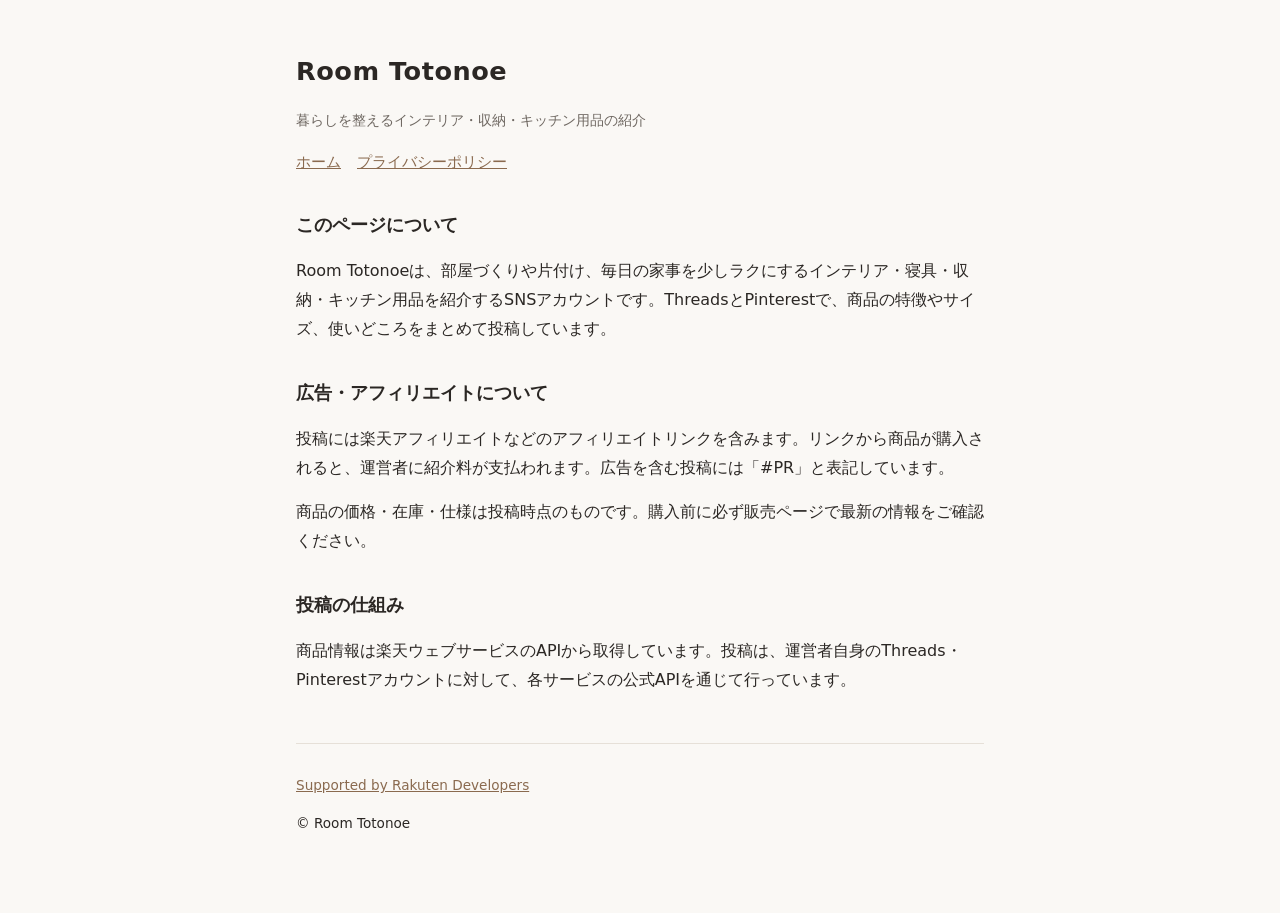
<file: index.html>
<!doctype html>
<html lang="ja">
<head>
  <meta charset="utf-8">
  <meta name="viewport" content="width=device-width, initial-scale=1">
  <title>Room Totonoe</title>
  <meta name="description" content="暮らしを整えるインテリア・収納・キッチン用品の紹介アカウント">
  <link rel="stylesheet" href="style.css">
</head>
<body>
  <main>
    <header>
      <h1>Room Totonoe</h1>
      <p class="muted">暮らしを整えるインテリア・収納・キッチン用品の紹介</p>
      <nav>
        <a href="./">ホーム</a>
        <a href="privacy.html">プライバシーポリシー</a>
      </nav>
    </header>

    <section>
      <h2>このページについて</h2>
      <p>Room Totonoeは、部屋づくりや片付け、毎日の家事を少しラクにするインテリア・寝具・収納・キッチン用品を紹介するSNSアカウントです。ThreadsとPinterestで、商品の特徴やサイズ、使いどころをまとめて投稿しています。</p>
    </section>

    <section>
      <h2>広告・アフィリエイトについて</h2>
      <p>投稿には楽天アフィリエイトなどのアフィリエイトリンクを含みます。リンクから商品が購入されると、運営者に紹介料が支払われます。広告を含む投稿には「#PR」と表記しています。</p>
      <p>商品の価格・在庫・仕様は投稿時点のものです。購入前に必ず販売ページで最新の情報をご確認ください。</p>
    </section>

    <section>
      <h2>投稿の仕組み</h2>
      <p>商品情報は楽天ウェブサービスのAPIから取得しています。投稿は、運営者自身のThreads・Pinterestアカウントに対して、各サービスの公式APIを通じて行っています。</p>
    </section>

    <footer>
      <p><a href="https://webservice.rakuten.co.jp/" target="_blank" rel="noopener">Supported by Rakuten Developers</a></p>
      <p>&copy; Room Totonoe</p>
    </footer>
  </main>
</body>
</html>
</file>
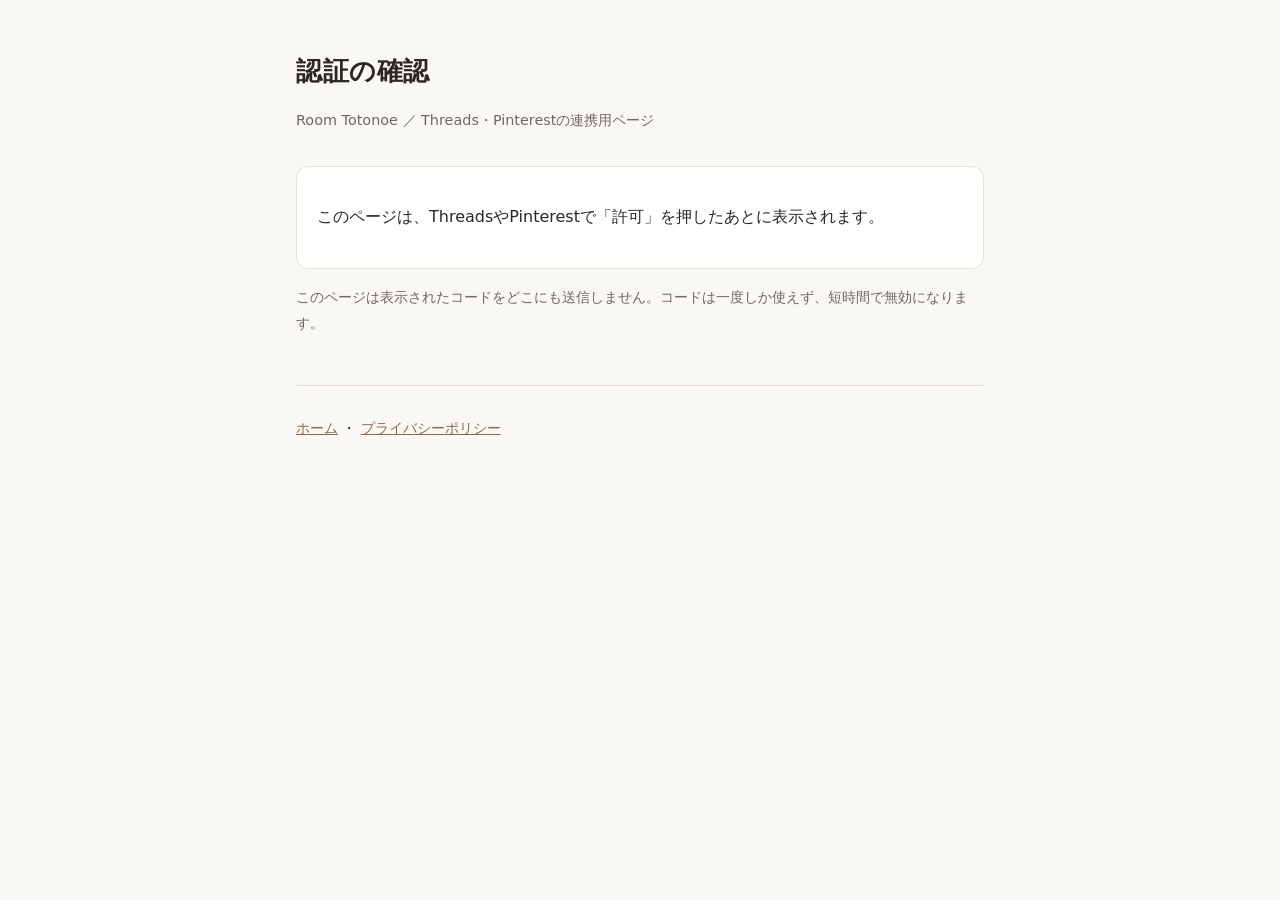
<file: callback.html>
<!doctype html>
<html lang="ja">
<head>
  <meta charset="utf-8">
  <meta name="viewport" content="width=device-width, initial-scale=1">
  <meta name="robots" content="noindex">
  <meta name="referrer" content="no-referrer">
  <title>Auth Callback</title>
  <link rel="stylesheet" href="style.css">
</head>
<body>
  <main>
    <header>
      <h1>認証の確認</h1>
      <p class="muted">Room Totonoe ／ Threads・Pinterestの連携用ページ</p>
    </header>

    <div class="card" id="result">
      <p>このページは、ThreadsやPinterestで「許可」を押したあとに表示されます。</p>
    </div>

    <p class="muted">このページは表示されたコードをどこにも送信しません。コードは一度しか使えず、短時間で無効になります。</p>

    <footer>
      <p><a href="./">ホーム</a> ・ <a href="privacy.html">プライバシーポリシー</a></p>
    </footer>
  </main>

  <script>
    (function () {
      var box = document.getElementById('result');
      var params = new URLSearchParams(window.location.search);
      var code = params.get('code');
      var error = params.get('error');
      var state = params.get('state');

      function clear() { while (box.firstChild) box.removeChild(box.firstChild); }
      function add(tag, text, cls) {
        var el = document.createElement(tag);
        el.textContent = text;
        if (cls) el.className = cls;
        box.appendChild(el);
        return el;
      }

      if (error) {
        clear();
        add('p', '連携はキャンセルされたか、失敗しました。');
        add('span', error + (params.get('error_description') ? '：' + params.get('error_description') : ''), 'code');
        return;
      }
      if (!code) return;

      code = code.replace(/#_$/, '');
      clear();
      add('p', '連携の許可が完了しました。下のコードをコピーして、Apps Scriptの設定画面に貼り付けてください。');
      add('span', code, 'code');
      if (state) add('p', '連携先：' + state, 'muted');
      var btn = add('button', 'コードをコピー');
      btn.addEventListener('click', function () {
        navigator.clipboard.writeText(code).then(function () {
          btn.textContent = 'コピーしました';
        }, function () {
          btn.textContent = 'コピーできませんでした。手動で選択してください';
        });
      });

      if (window.history && window.history.replaceState) {
        window.history.replaceState(null, '', window.location.pathname);
      }
    })();
  </script>
</body>
</html>
</file>
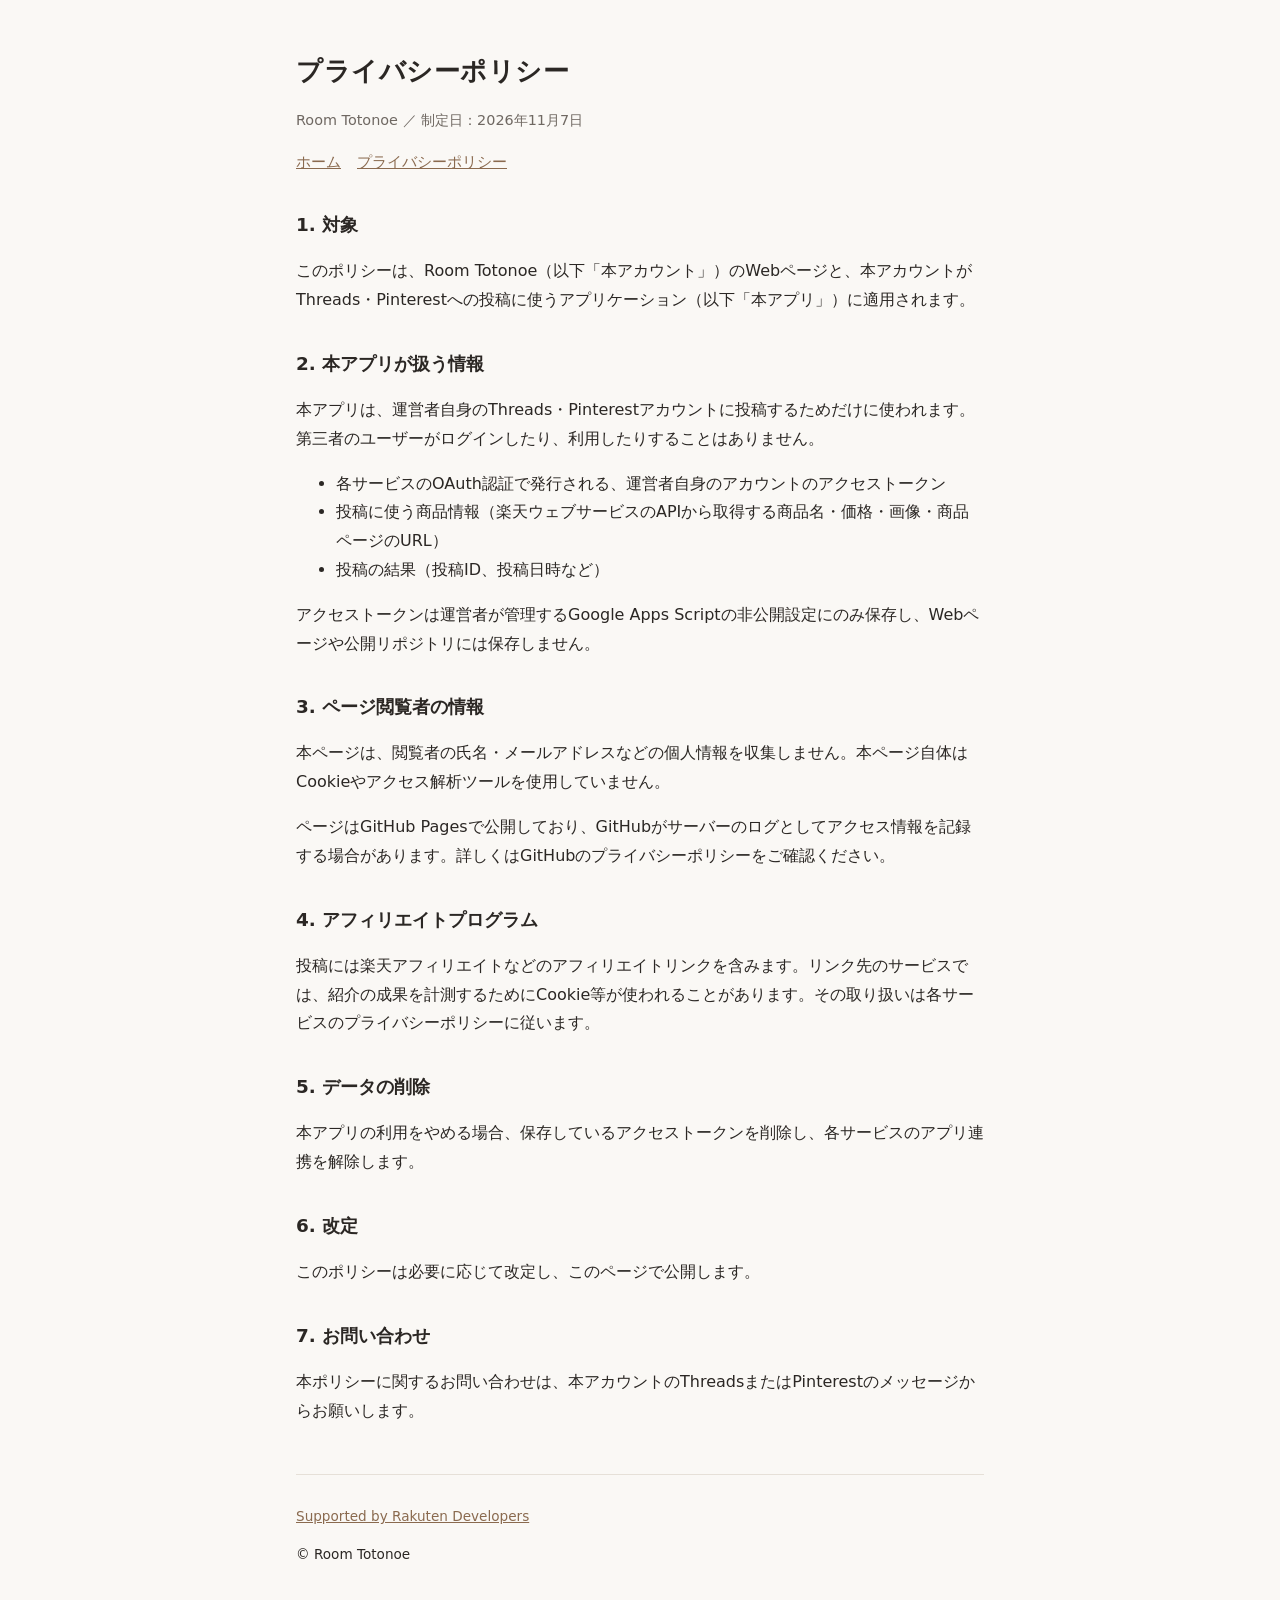
<file: privacy.html>
<!doctype html>
<html lang="ja">
<head>
  <meta charset="utf-8">
  <meta name="viewport" content="width=device-width, initial-scale=1">
  <title>Privacy Policy</title>
  <link rel="stylesheet" href="style.css">
</head>
<body>
  <main>
    <header>
      <h1>プライバシーポリシー</h1>
      <p class="muted">Room Totonoe ／ 制定日：2026年11月7日</p>
      <nav>
        <a href="./">ホーム</a>
        <a href="privacy.html">プライバシーポリシー</a>
      </nav>
    </header>

    <section>
      <h2>1. 対象</h2>
      <p>このポリシーは、Room Totonoe（以下「本アカウント」）のWebページと、本アカウントがThreads・Pinterestへの投稿に使うアプリケーション（以下「本アプリ」）に適用されます。</p>
    </section>

    <section>
      <h2>2. 本アプリが扱う情報</h2>
      <p>本アプリは、運営者自身のThreads・Pinterestアカウントに投稿するためだけに使われます。第三者のユーザーがログインしたり、利用したりすることはありません。</p>
      <ul>
        <li>各サービスのOAuth認証で発行される、運営者自身のアカウントのアクセストークン</li>
        <li>投稿に使う商品情報（楽天ウェブサービスのAPIから取得する商品名・価格・画像・商品ページのURL）</li>
        <li>投稿の結果（投稿ID、投稿日時など）</li>
      </ul>
      <p>アクセストークンは運営者が管理するGoogle Apps Scriptの非公開設定にのみ保存し、Webページや公開リポジトリには保存しません。</p>
    </section>

    <section>
      <h2>3. ページ閲覧者の情報</h2>
      <p>本ページは、閲覧者の氏名・メールアドレスなどの個人情報を収集しません。本ページ自体はCookieやアクセス解析ツールを使用していません。</p>
      <p>ページはGitHub Pagesで公開しており、GitHubがサーバーのログとしてアクセス情報を記録する場合があります。詳しくはGitHubのプライバシーポリシーをご確認ください。</p>
    </section>

    <section>
      <h2>4. アフィリエイトプログラム</h2>
      <p>投稿には楽天アフィリエイトなどのアフィリエイトリンクを含みます。リンク先のサービスでは、紹介の成果を計測するためにCookie等が使われることがあります。その取り扱いは各サービスのプライバシーポリシーに従います。</p>
    </section>

    <section>
      <h2>5. データの削除</h2>
      <p>本アプリの利用をやめる場合、保存しているアクセストークンを削除し、各サービスのアプリ連携を解除します。</p>
    </section>

    <section>
      <h2>6. 改定</h2>
      <p>このポリシーは必要に応じて改定し、このページで公開します。</p>
    </section>

    <section>
      <h2>7. お問い合わせ</h2>
      <p>本ポリシーに関するお問い合わせは、本アカウントのThreadsまたはPinterestのメッセージからお願いします。</p>
    </section>

    <footer>
      <p><a href="https://webservice.rakuten.co.jp/" target="_blank" rel="noopener">Supported by Rakuten Developers</a></p>
      <p>&copy; Room Totonoe</p>
    </footer>
  </main>
</body>
</html>
</file>
<file: style.css>
:root {
  --bg: #faf8f5;
  --surface: #ffffff;
  --text: #2b2724;
  --muted: #6f6862;
  --accent: #8a6a4f;
  --line: #e6e0d8;
}
@media (prefers-color-scheme: dark) {
  :root {
    --bg: #1c1a18;
    --surface: #262320;
    --text: #ece7e1;
    --muted: #a59d95;
    --accent: #c9a283;
    --line: #3a3531;
  }
}
* { box-sizing: border-box; }
body {
  margin: 0;
  background: var(--bg);
  color: var(--text);
  font-family: "Hiragino Sans", "Noto Sans JP", system-ui, sans-serif;
  line-height: 1.8;
}
main { max-width: 720px; margin: 0 auto; padding: 48px 16px 64px; }
header { margin-bottom: 32px; }
h1 { font-size: 1.6rem; margin: 0 0 8px; letter-spacing: 0.02em; }
h2 { font-size: 1.15rem; margin: 32px 0 8px; }
p, li { color: var(--text); }
.muted { color: var(--muted); font-size: 0.9rem; }
a { color: var(--accent); }
nav { display: flex; gap: 16px; flex-wrap: wrap; margin-top: 8px; font-size: 0.95rem; }
.card {
  background: var(--surface);
  border: 1px solid var(--line);
  border-radius: 12px;
  padding: 20px;
  margin: 16px 0;
}
code, .code {
  font-family: ui-monospace, SFMono-Regular, Menlo, monospace;
  word-break: break-all;
}
.code {
  display: block;
  background: var(--bg);
  border: 1px solid var(--line);
  border-radius: 8px;
  padding: 12px;
  margin: 8px 0 12px;
}
button {
  font: inherit;
  background: var(--accent);
  color: #fff;
  border: 0;
  border-radius: 8px;
  padding: 8px 16px;
  cursor: pointer;
}
footer {
  margin-top: 48px;
  padding-top: 16px;
  border-top: 1px solid var(--line);
  font-size: 0.85rem;
  color: var(--muted);
}
</file>
